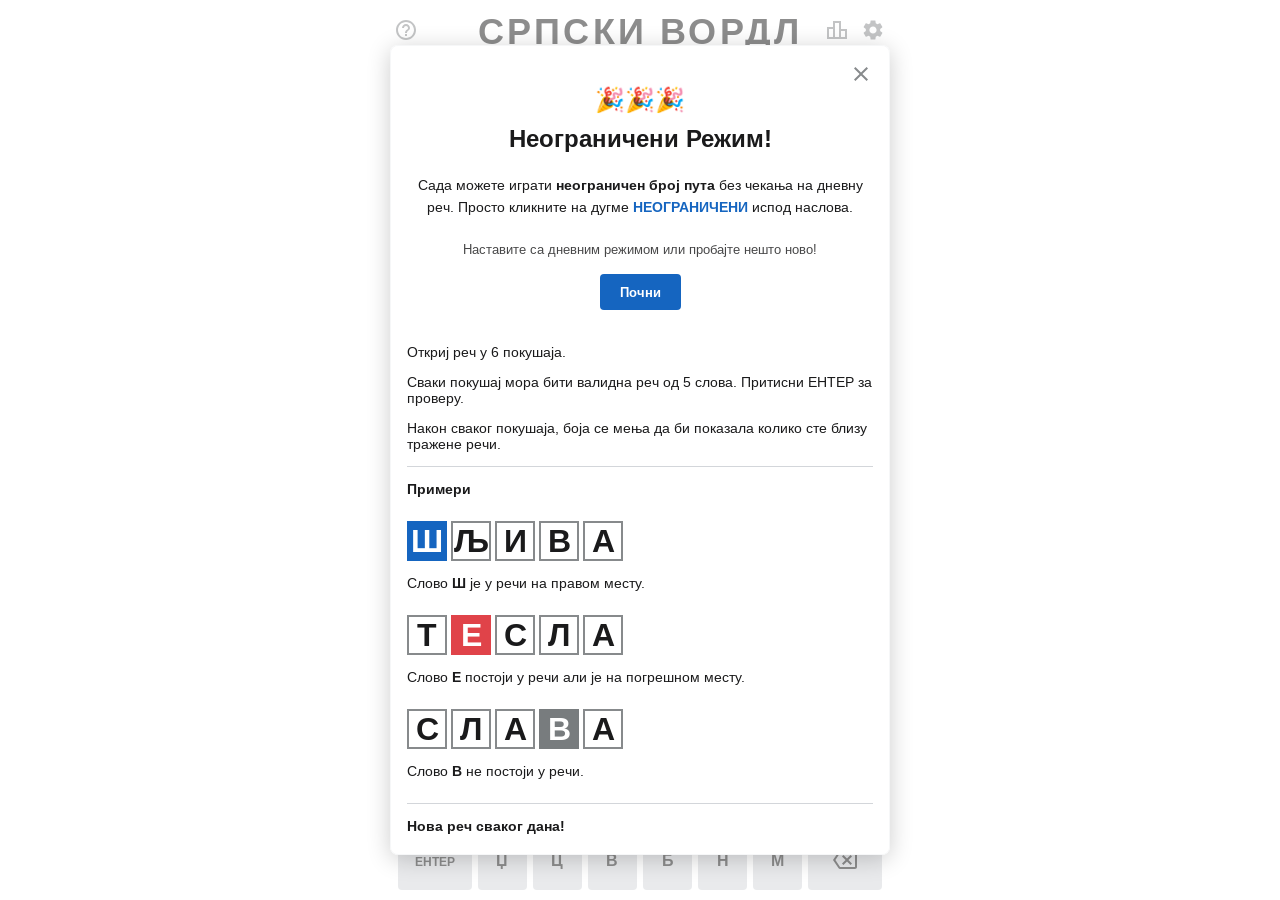
<file: index.html>
<!DOCTYPE html>
<html lang="en">
  <head>
    <!-- Google tag (gtag.js) -->
    <script async src="https://www.googletagmanager.com/gtag/js?id=G-TEM8DCXQDQ"></script>
    <script>
    window.dataLayer = window.dataLayer || [];
    function gtag(){dataLayer.push(arguments);}
    gtag('js', new Date());

    gtag('config', 'G-TEM8DCXQDQ');
    </script>

    <meta charset="UTF-8" />
    <meta name="viewport" content="width=device-width, initial-scale=1.0, user-scalable=no" />

    <title>Српски ВОРДЛ - Дневна игра речима</title>
    <meta name="description" content="Откриј скривену реч у 6 покушаја. Нова реч сваког дана.">

    <!-- FB Meta Tags -->
    <meta property="og:url" content="https://srpskiwordle.com/">
    <meta property="og:type" content="website">
    <meta property="og:title" content="Српски ВОРДЛ - Дневна игра речима">
    <meta property="og:description" content="Откриј скривену реч у 6 покушаја. Нова реч сваког дана.">
    <meta property="og:image" content="https://srpskiwordle.com/imgs/wordle_og_1200x630.png">

    <!-- Twitter Meta Tags -->
    <meta name="twitter:card" content="summary_large_image">
    <meta property="twitter:domain" content="srpskiwordle.com">

    <meta name="theme-color" content="#0D47A1" />
    <link href="imgs/vordl_logo_32x32.png" rel="icon shortcut" sizes="3232" />
    <link href="imgs/vordl_logo_192x192.png" rel="apple-touch-icon" />

    <link rel="preconnect" href="https://fonts.googleapis.com">
    <link rel="preconnect" href="https://fonts.gstatic.com" crossorigin>
    <link href="https://fonts.googleapis.com/css2?family=Arimo:wght@400;700&display=swap" rel="stylesheet">

    <link rel="stylesheet" href="/style.css">

    <style>
      /* Cyrillic brand palette (overrides Wordle-classic defaults in style.css) */
      :root {
        --green: #1565C0;
        --darkendGreen: #0D47A1;
        --yellow: #e04349;
        --darkendYellow: #c0343a;
      }
    </style>
  </head>
  <body>
    <script src="main.js"></script>
<!-- 
    <div class="sv-row">
        <div class="sv-col">
            
        </div>
    </div> -->

    <game-app></game-app>
  </body>
</html>
</file>
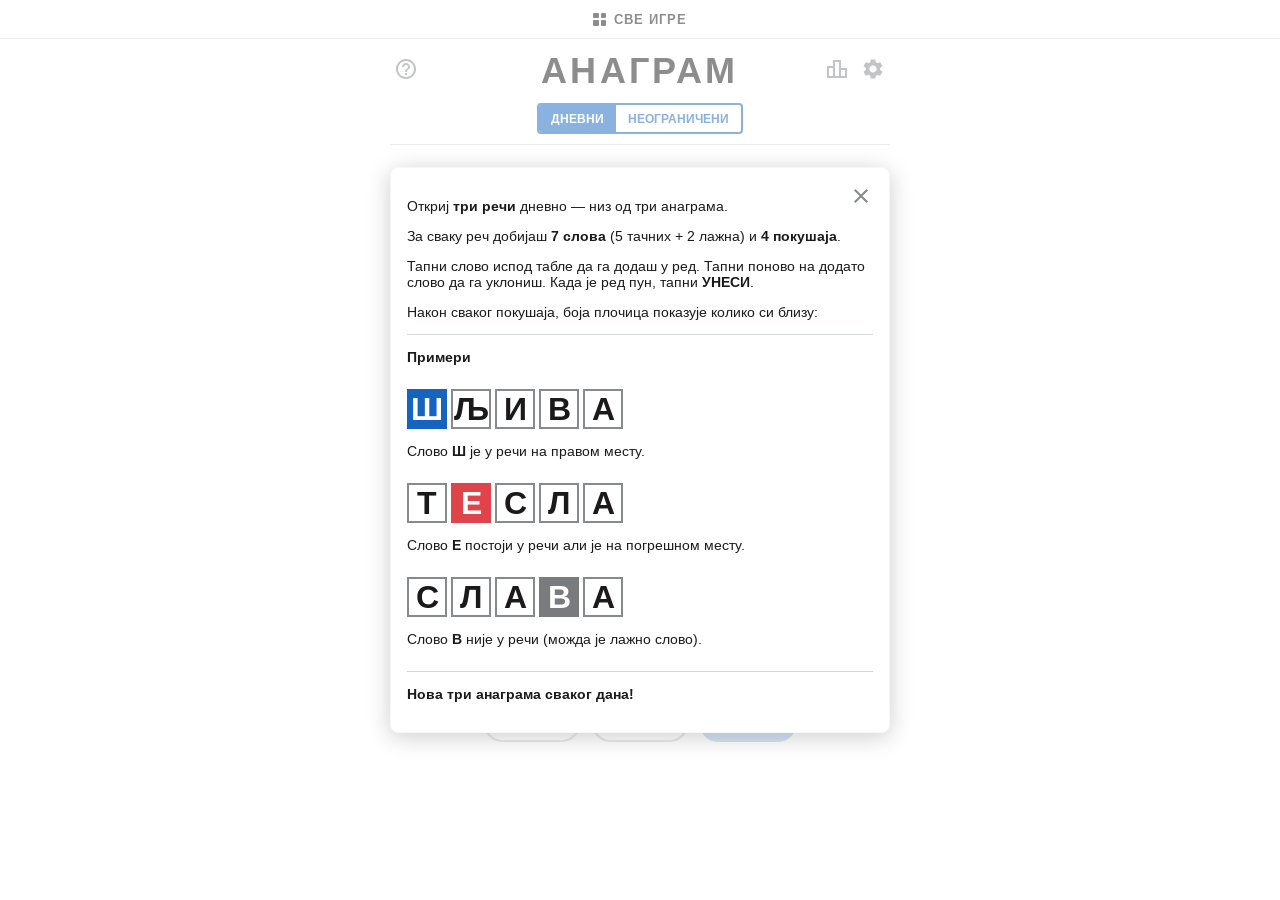
<file: anagram/index.html>
<!DOCTYPE html>
<html lang="en">
  <head>
    <!-- Google tag (gtag.js) -->
    <script async src="https://www.googletagmanager.com/gtag/js?id=G-TEM8DCXQDQ"></script>
    <script>
    window.dataLayer = window.dataLayer || [];
    function gtag(){dataLayer.push(arguments);}
    gtag('js', new Date());

    gtag('config', 'G-TEM8DCXQDQ');
    </script>

    <meta charset="UTF-8" />
    <meta name="viewport" content="width=device-width, initial-scale=1.0, user-scalable=no" />

    <title>Анаграм - Игра преметања слова</title>
    <meta name="description" content="Реши три анаграма у низу. Сваки дан нови низ.">

    <!-- FB Meta Tags -->
    <meta property="og:url" content="https://srpskiwordle.com/anagram/">
    <meta property="og:type" content="website">
    <meta property="og:title" content="Анаграм - Игра преметања слова">
    <meta property="og:description" content="Реши три анаграма у низу. Сваки дан нови низ.">
    <meta property="og:image" content="https://srpskiwordle.com/imgs/anagram_og_1200x630.png">

    <!-- Twitter Meta Tags -->
    <meta name="twitter:card" content="summary_large_image">
    <meta property="twitter:domain" content="srpskiwordle.com">

    <meta name="theme-color" content="#0D47A1" />
    <link href="/imgs/anagram_logo_32x32.png" rel="icon shortcut" sizes="3232" />
    <link href="/imgs/anagram_logo_192x192.png" rel="apple-touch-icon" />

    <link rel="preconnect" href="https://fonts.googleapis.com">
    <link rel="preconnect" href="https://fonts.gstatic.com" crossorigin>
    <link href="https://fonts.googleapis.com/css2?family=Arimo:wght@400;700&display=swap" rel="stylesheet">

    <link rel="stylesheet" href="/style.css">

    <style>
      /* Cyrillic brand palette (overrides Wordle-classic defaults in style.css) */
      :root {
        --green: #1565C0;
        --darkendGreen: #0D47A1;
        --yellow: #e04349;
        --darkendYellow: #c0343a;
      }
    </style>
  </head>
  <body>
    <script src="main.js"></script>

    <div id="sv-gamebar">
      <button id="sv-gamebar-btn" type="button" aria-label="Све игре">
        <span id="sv-gamebar-icon"><span></span><span></span><span></span><span></span></span>
        СВЕ ИГРЕ
      </button>
    </div>

    <game-app></game-app>

    <div id="sv-gamemenu-overlay">
      <div id="sv-gamemenu">
        <div class="sv-gamemenu-head">
          <span>Игре</span>
          <button class="sv-gamemenu-close" type="button" aria-label="Затвори">&times;</button>
        </div>
        <div class="sv-game-group">
          <div class="sv-game-name">Вордл</div>
          <div class="sv-game-scripts">
            <a class="sv-game-link" href="/"><img src="/imgs/vordl_logo_32x32.png" alt="">Ћирилица</a>
            <a class="sv-game-link" href="/latinica/"><img src="/imgs/vordl_lat_logo_32x32.png" alt="">Latinica</a>
          </div>
        </div>
        <div class="sv-game-group">
          <div class="sv-game-name">Анаграм</div>
          <div class="sv-game-scripts">
            <a class="sv-game-link current" href="/anagram/"><img src="/imgs/anagram_logo_32x32.png" alt="">Ћирилица</a>
            <a class="sv-game-link" href="/anagram/latinica/"><img src="/imgs/anagram_lat_logo_32x32.png" alt="">Latinica</a>
          </div>
        </div>
      </div>
    </div>

    <script>
      (function () {
        var btn = document.getElementById("sv-gamebar-btn");
        var overlay = document.getElementById("sv-gamemenu-overlay");
        var closeBtn = overlay.querySelector(".sv-gamemenu-close");
        function close() { overlay.classList.remove("open"); }
        btn.addEventListener("click", function () { overlay.classList.add("open"); });
        closeBtn.addEventListener("click", close);
        overlay.addEventListener("click", function (e) { if (e.target === overlay) close(); });
        document.addEventListener("keydown", function (e) { if (e.key === "Escape") close(); });
      })();
    </script>
  </body>
</html>
</file>
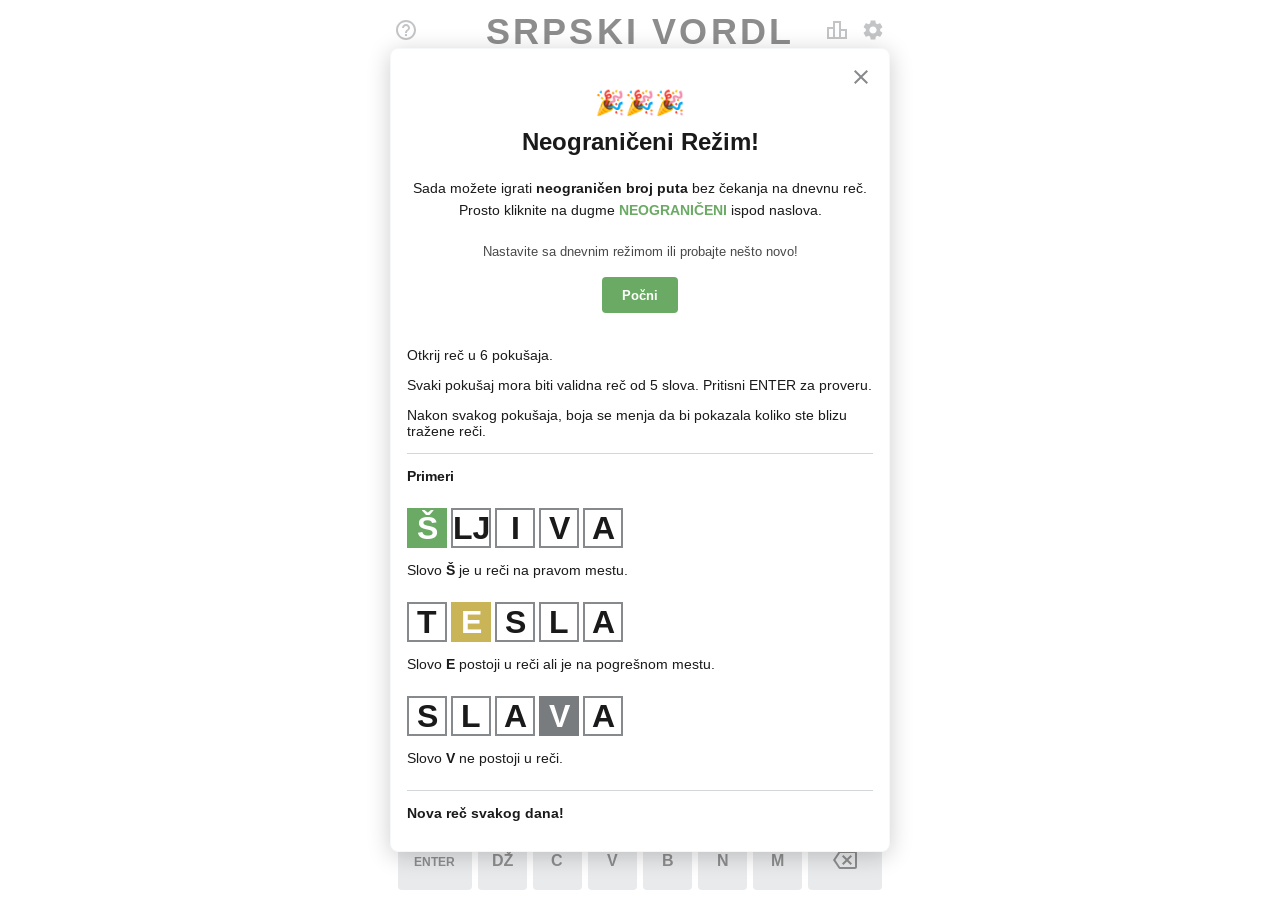
<file: latinica/index.html>
<!DOCTYPE html>
<html lang="en">
  <head>
    <!-- Google tag (gtag.js) -->
    <script async src="https://www.googletagmanager.com/gtag/js?id=G-TEM8DCXQDQ"></script>
    <script>
    window.dataLayer = window.dataLayer || [];
    function gtag(){dataLayer.push(arguments);}
    gtag('js', new Date());

    gtag('config', 'G-TEM8DCXQDQ');
    </script>

    <meta charset="UTF-8" />
    <meta name="viewport" content="width=device-width, initial-scale=1.0, user-scalable=no" />

    <title>Srpski VORDL - Dnevna igra rečima</title>
    <meta name="description" content="Otkrij skrivenu reč u 6 pokušaja. Nova reč svakog dana.">

    <!-- FB Meta Tags -->
    <meta property="og:url" content="https://srpskiwordle.com/">
    <meta property="og:type" content="website">
    <meta property="og:title" content="Srpski VORDL - Dnevna igra rečima">
    <meta property="og:description" content="Otkrij skrivenu reč u 6 pokušaja. Nova reč svakog dana.">
    <meta property="og:image" content="https://srpskiwordle.com/imgs/wordle_og_1200x630.png">

    <!-- Twitter Meta Tags -->
    <meta name="twitter:card" content="summary_large_image">
    <meta property="twitter:domain" content="srpskiwordle.com">

    <meta name="theme-color" content="#6aaa64" />
    <link href="/imgs/vordl_logo_32x32.png" rel="icon shortcut" sizes="3232" />
    <link href="/imgs/vordl_logo_192x192.png" rel="apple-touch-icon" />

    <link rel="preconnect" href="https://fonts.googleapis.com">
    <link rel="preconnect" href="https://fonts.gstatic.com" crossorigin>
    <link href="https://fonts.googleapis.com/css2?family=Arimo:wght@400;700&display=swap" rel="stylesheet">

    <link rel="stylesheet" href="/style.css">
  </head>
  <body>
    <script src="/latinica/main-latinica.js"></script>
<!-- 
    <div class="sv-row">
        <div class="sv-col">
            
        </div>
    </div> -->

    <game-app></game-app>
  </body>
</html>
</file>
<file: style.css>
.sv-row {
	padding: 10px;
}

.sv-col {
	display: flex;
	justify-content: center;
	margin: 0 auto;
	width: 90%;
	flex-wrap: wrap;
	max-width: 1400px;
}

.sv-col a {
	color: #fff;
	font-size: 14px;
}

element {
	order: 3;
	display: block;
	margin: 10px auto;
	width: 100%;
	max-width: 200px;
}

/* ============================================
   Shared base styles for all srpskiwordle games.
   Per-page brand overrides (--green / --darkendGreen / --yellow / --darkendYellow)
   live inline in each index.html for the Cyrillic versions.
   Latin versions use the Wordle-classic defaults below as-is.
   ============================================ */

:root {
  --green: #6aaa64;
  --darkendGreen: #538d4e;
  --yellow: #c9b458;
  --darkendYellow: #b59f3b;
  --lightGray: #d8d8d8;
  --gray: #86888a;
  --darkGray: #939598;
  --white: #fff;
  --black: #212121;
  /* Colorblind colors */
  --orange: #f5793a;
  --blue: #85c0f9;
  font-family: 'Arimo', 'Helvetica Neue', Arial, sans-serif;
  font-size: 16px;
  --header-height: auto;
  --sv-header-padding: 10px 0;
  --keyboard-height: 200px;
  --game-max-width: 500px;
  --sv-flex-wrap: wrap;
  --sv-menu-width: 69px;
  --sv-title-position: relative;
  --sv-mode-toggle-order: 3;
  --sv-mode-toggle-margin: 10px auto 0;
  --sv-mode-toggle-width: auto;
  --sv-game-height: 100%;
}

/* Light theme color tones */
:root {
  --color-tone-1: #1a1a1b;
  --color-tone-2: #787c7e;
  --color-tone-3: #878a8c;
  --color-tone-4: #d3d6da;
  --color-tone-5: #edeff1;
  --color-tone-6: #f6f7f8;
  --color-tone-7: #ffffff;
  --opacity-50: rgba(255, 255, 255, 0.5);
}

/* Dark theme color tones */
.nightmode {
  --color-tone-1: #d7dadc;
  --color-tone-2: #818384;
  --color-tone-3: #565758;
  --color-tone-4: #3a3a3c;
  --color-tone-5: #272729;
  --color-tone-6: #1a1a1b;
  --color-tone-7: #121213;
  --opacity-50: rgba(0, 0, 0, 0.5);
}

/* Derived theme tokens */
:root,
.nightmode {
  --color-background: var(--color-tone-7);
}

:root {
  --color-present: var(--yellow);
  --color-correct: var(--green);
  --color-absent: var(--color-tone-2);
  --tile-text-color: var(--color-tone-7);
  --key-text-color: var(--color-tone-1);
  --key-evaluated-text-color: var(--color-tone-7);
  --key-bg: var(--color-tone-4);
  --key-bg-present: var(--color-present);
  --key-bg-correct: var(--color-correct);
  --key-bg-absent: var(--color-absent);
  --modal-content-bg: var(--color-tone-7);
}

.nightmode {
  --color-present: var(--darkendYellow);
  --color-correct: var(--darkendGreen);
  --color-absent: var(--color-tone-4);
  --tile-text-color: var(--color-tone-1);
  --key-text-color: var(--color-tone-1);
  --key-evaluated-text-color: var(--color-tone-1);
  --key-bg: var(--color-tone-2);
  --key-bg-present: var(--color-present);
  --key-bg-correct: var(--color-correct);
  --key-bg-absent: var(--color-absent);
  --modal-content-bg: var(--color-tone-7);
}

.colorblind {
  --color-correct: var(--orange);
  --color-present: var(--blue);
  --tile-text-color: var(--white);
  --key-bg-present: var(--color-present);
  --key-bg-correct: var(--color-correct);
  --key-bg-absent: var(--color-absent);
}

html {
  height: 100%;
}

body {
  height: 100%;
  background-color: var(--color-background);
  margin: 0;
  padding: 0;
  overflow: hidden;
  display: flex;
  flex-direction: column;
}

game-app {
  flex: 1 1 auto;
  min-height: 0;
  display: block;
}

/* ============================================
   Game switcher (top bar + slide-in drawer)
   ============================================ */

#sv-gamebar {
  flex: 0 0 auto;
  display: flex;
  justify-content: center;
  align-items: center;
  height: 38px;
  border-bottom: 1px solid var(--color-tone-4);
  background-color: var(--color-background);
}

#sv-gamebar-btn {
  background: none;
  border: none;
  color: var(--color-tone-1);
  font-family: inherit;
  font-weight: 700;
  font-size: 13px;
  letter-spacing: 1px;
  text-transform: uppercase;
  cursor: pointer;
  display: flex;
  align-items: center;
  gap: 8px;
  padding: 6px 14px;
}

#sv-gamebar-icon {
  display: inline-grid;
  grid-template-columns: repeat(2, 1fr);
  gap: 2px;
  width: 13px;
  height: 13px;
}

#sv-gamebar-icon span {
  background: var(--color-tone-1);
  border-radius: 1px;
}

#sv-gamemenu-overlay {
  position: fixed;
  top: 0;
  left: 0;
  right: 0;
  bottom: 0;
  background: rgba(0, 0, 0, 0.45);
  z-index: 5000;
  opacity: 0;
  visibility: hidden;
  transition: opacity 0.2s ease, visibility 0.2s ease;
}

#sv-gamemenu-overlay.open {
  opacity: 1;
  visibility: visible;
}

#sv-gamemenu {
  position: absolute;
  top: 0;
  left: 0;
  bottom: 0;
  width: 85%;
  max-width: 320px;
  background: var(--modal-content-bg);
  color: var(--color-tone-1);
  box-shadow: 2px 0 16px rgba(0, 0, 0, 0.25);
  transform: translateX(-100%);
  transition: transform 0.25s ease;
  overflow-y: auto;
  display: flex;
  flex-direction: column;
}

#sv-gamemenu-overlay.open #sv-gamemenu {
  transform: translateX(0);
}

.sv-gamemenu-head {
  display: flex;
  justify-content: space-between;
  align-items: center;
  padding: 14px 18px;
  border-bottom: 1px solid var(--color-tone-4);
  font-weight: 700;
  text-transform: uppercase;
  letter-spacing: 1px;
  font-size: 15px;
}

.sv-gamemenu-close {
  background: none;
  border: none;
  color: var(--color-tone-1);
  font-size: 24px;
  line-height: 1;
  cursor: pointer;
  padding: 0 4px;
}

.sv-game-group {
  padding: 14px 12px 10px;
  border-bottom: 1px solid var(--color-tone-4);
}

.sv-game-group:last-child {
  border-bottom: none;
}

.sv-game-name {
  font-weight: 700;
  font-size: 14px;
  text-transform: uppercase;
  letter-spacing: 1px;
  margin: 0 6px 6px 6px;
  color: var(--color-tone-1);
}

.sv-game-scripts {
  display: flex;
  flex-direction: column;
  gap: 2px;
}

.sv-game-link {
  display: flex;
  align-items: center;
  gap: 12px;
  padding: 10px 12px;
  text-decoration: none;
  color: var(--color-tone-1);
  color: hsla(0, 0%, 100%, 0.7);;
  font-weight: 400;
  font-size: 14px;
  border-radius: 6px;
}

.sv-game-link img {
  width: 28px;
  height: 28px;
  border-radius: 4px;
  flex-shrink: 0;
}

.sv-game-link.current,
.sv-game-link:hover {
  background: var(--color-tone-5);
}
</file>
